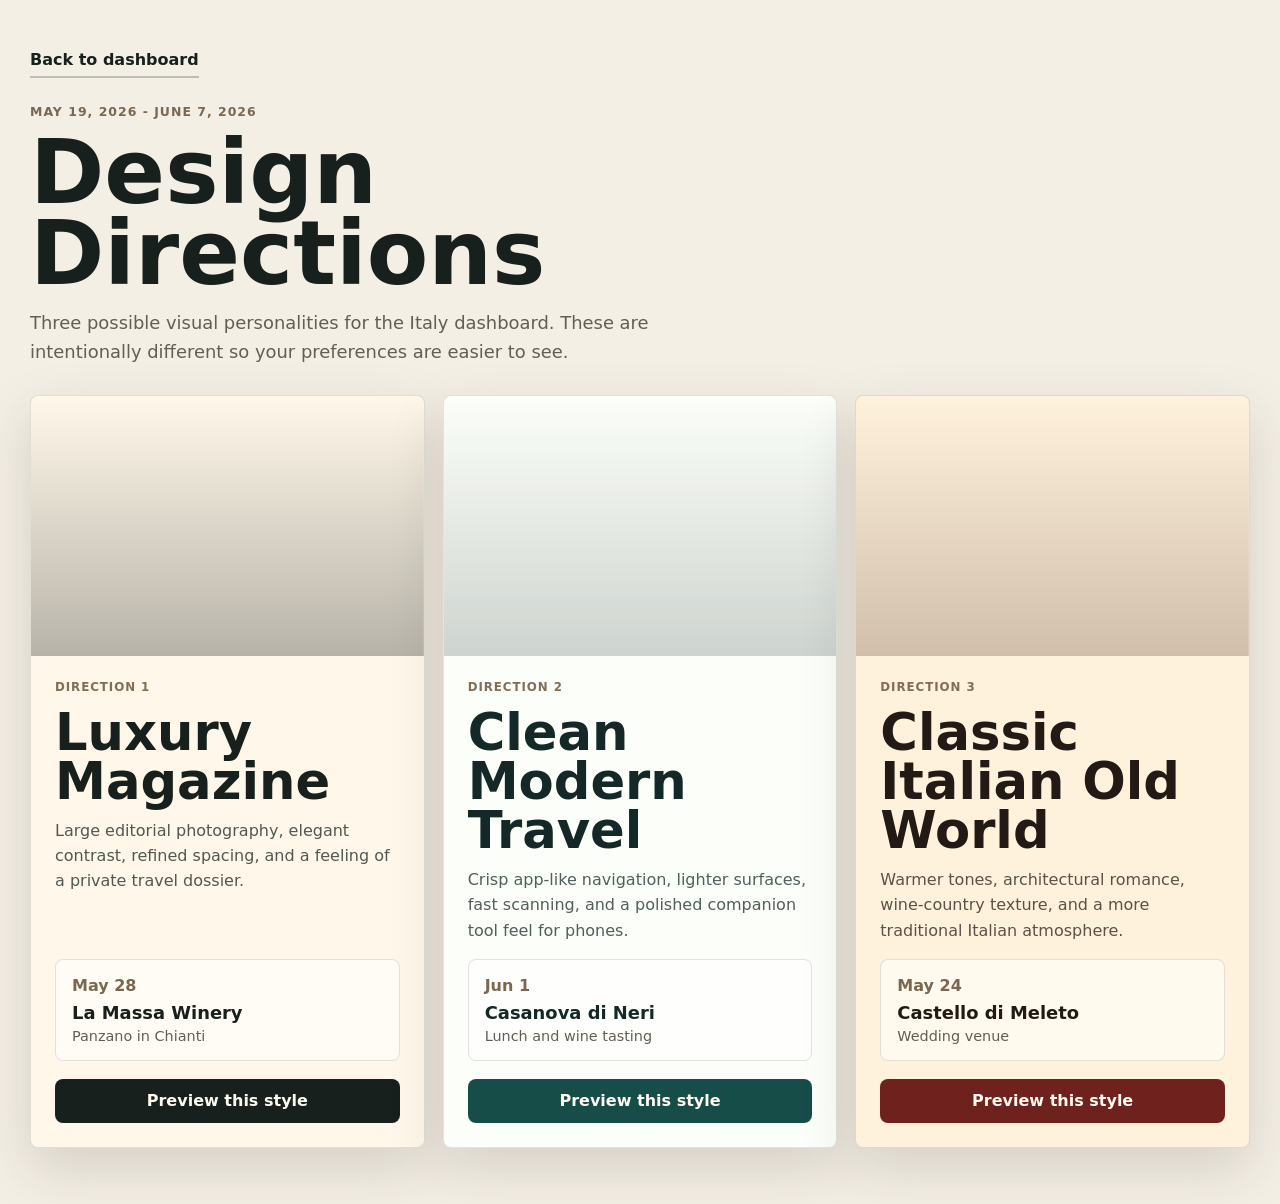
<file: design-samples.html>
<!doctype html>
<html lang="en">
  <head>
    <meta charset="UTF-8" />
    <meta name="viewport" content="width=device-width, initial-scale=1.0" />
    <title>Italy Dashboard Design Samples</title>
    <link rel="preconnect" href="https://images.unsplash.com" />
    <link rel="stylesheet" href="./styles.css" />
  </head>
  <body class="samples-page">
    <main class="samples-shell">
      <header class="samples-header">
        <a class="back-link" href="./index.html">Back to dashboard</a>
        <div class="eyebrow">May 19, 2026 - June 7, 2026</div>
        <h1>Design Directions</h1>
        <p>
          Three possible visual personalities for the Italy dashboard. These are intentionally
          different so your preferences are easier to see.
        </p>
      </header>

      <section class="sample-grid" aria-label="Design sample options">
        <article class="sample-card sample-luxury">
          <div class="sample-image"></div>
          <div class="sample-content">
            <span class="sample-kicker">Direction 1</span>
            <h2>Luxury Magazine</h2>
            <p>
              Large editorial photography, elegant contrast, refined spacing, and a feeling of
              a private travel dossier.
            </p>
            <div class="sample-mini">
              <span>May 28</span>
              <strong>La Massa Winery</strong>
              <small>Panzano in Chianti</small>
            </div>
            <a class="sample-button" href="./index.html" data-preview-theme="amalfi">Preview this style</a>
          </div>
        </article>

        <article class="sample-card sample-modern">
          <div class="sample-image"></div>
          <div class="sample-content">
            <span class="sample-kicker">Direction 2</span>
            <h2>Clean Modern Travel</h2>
            <p>
              Crisp app-like navigation, lighter surfaces, fast scanning, and a polished companion
              tool feel for phones.
            </p>
            <div class="sample-mini">
              <span>Jun 1</span>
              <strong>Casanova di Neri</strong>
              <small>Lunch and wine tasting</small>
            </div>
            <a class="sample-button" href="./index.html" data-preview-theme="terra">Preview this style</a>
          </div>
        </article>

        <article class="sample-card sample-classic">
          <div class="sample-image"></div>
          <div class="sample-content">
            <span class="sample-kicker">Direction 3</span>
            <h2>Classic Italian Old World</h2>
            <p>
              Warmer tones, architectural romance, wine-country texture, and a more traditional
              Italian atmosphere.
            </p>
            <div class="sample-mini">
              <span>May 24</span>
              <strong>Castello di Meleto</strong>
              <small>Wedding venue</small>
            </div>
            <a class="sample-button" href="./index.html" data-preview-theme="renaissance">Preview this style</a>
          </div>
        </article>
      </section>
    </main>

    <script>
      document.querySelectorAll("[data-preview-theme]").forEach((link) => {
        link.addEventListener("click", () => {
          localStorage.setItem("italy-dashboard-theme", link.dataset.previewTheme);
        });
      });
    </script>
  </body>
</html>
</file>
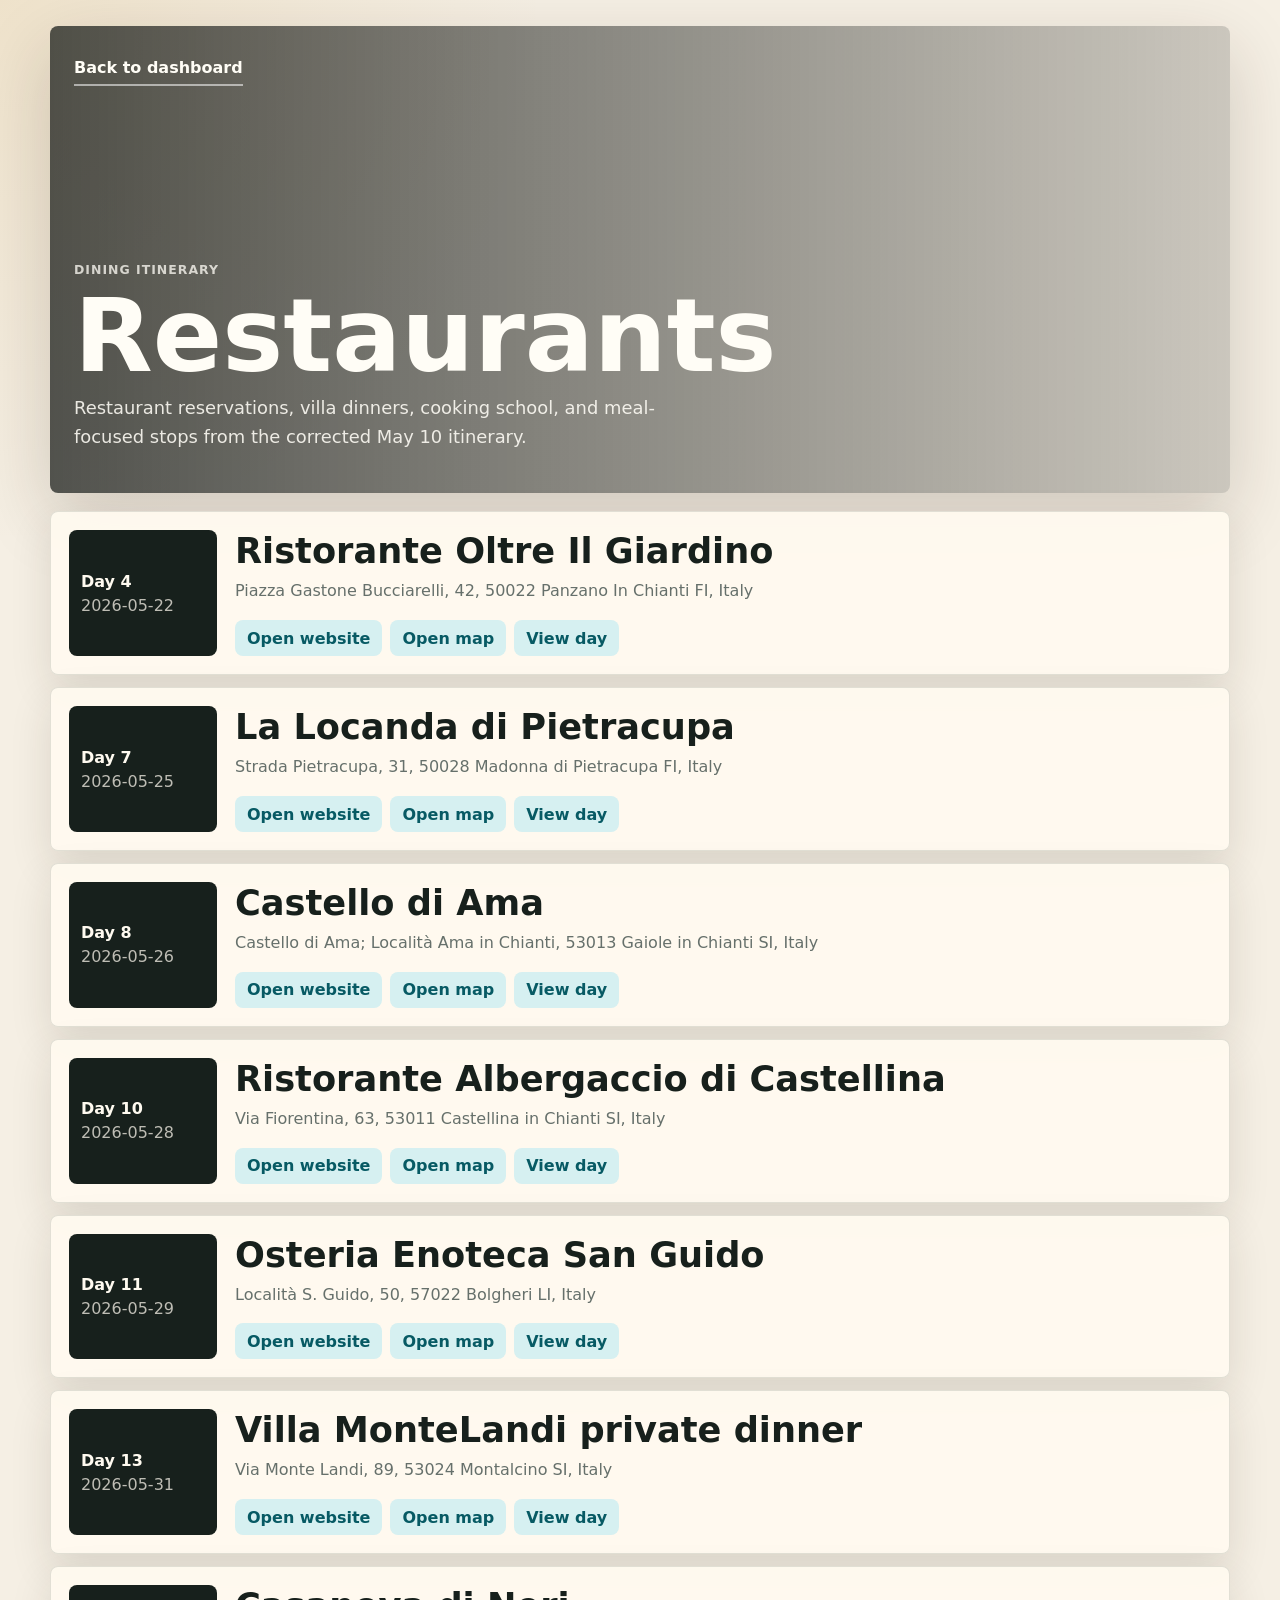
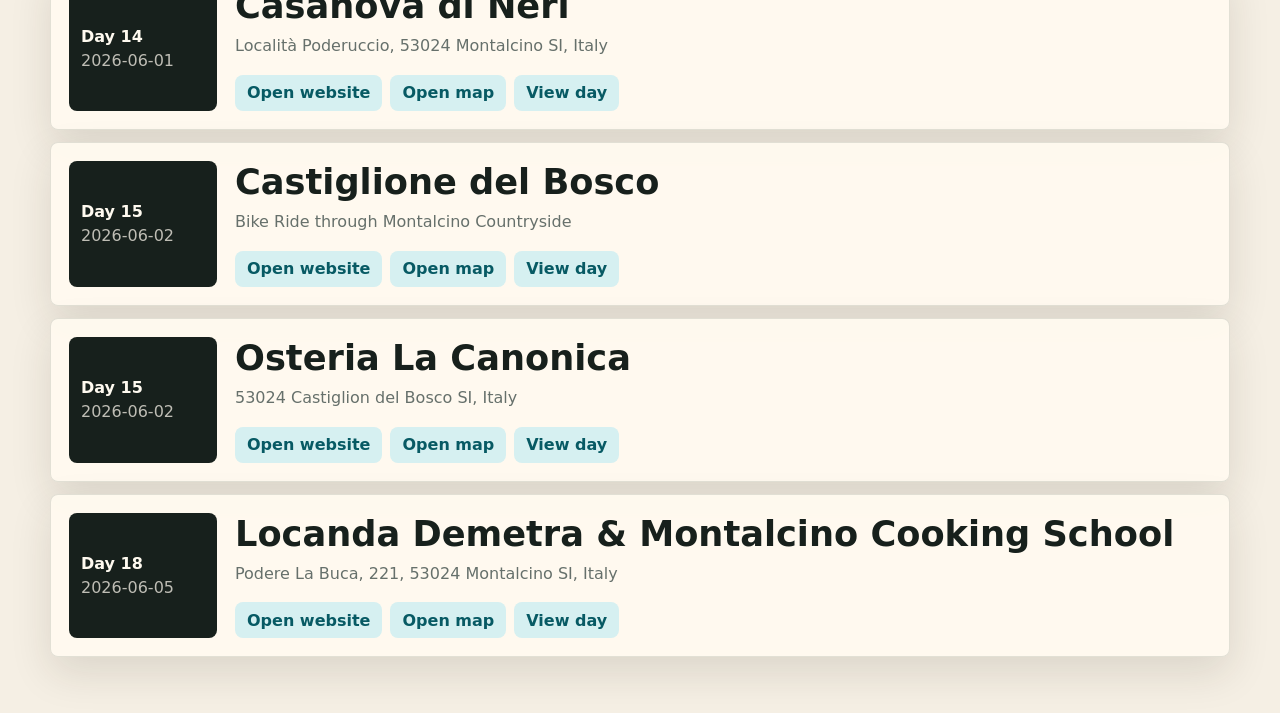
<file: restaurants.html>
<!doctype html>
<html lang="en">
  <head>
    <meta charset="UTF-8" />
    <meta name="viewport" content="width=device-width, initial-scale=1.0" />
    <title>Trip Restaurants</title>
    <link rel="preconnect" href="https://images.unsplash.com" />
    <link rel="stylesheet" href="./styles.css" />
  </head>
  <body class="rollup-page" data-rollup="restaurants">
    <main class="rollup-shell">
      <header class="rollup-hero restaurants-hero">
        <a class="back-link light" href="./index.html">Back to dashboard</a>
        <div class="eyebrow">Dining itinerary</div>
        <h1>Restaurants</h1>
        <p>Restaurant reservations, villa dinners, cooking school, and meal-focused stops from the corrected May 10 itinerary.</p>
      </header>
      <section class="rollup-list" id="rollupList" aria-label="Restaurant list"></section>
    </main>
    <script src="./rollups.js"></script>
  </body>
</html>
</file>
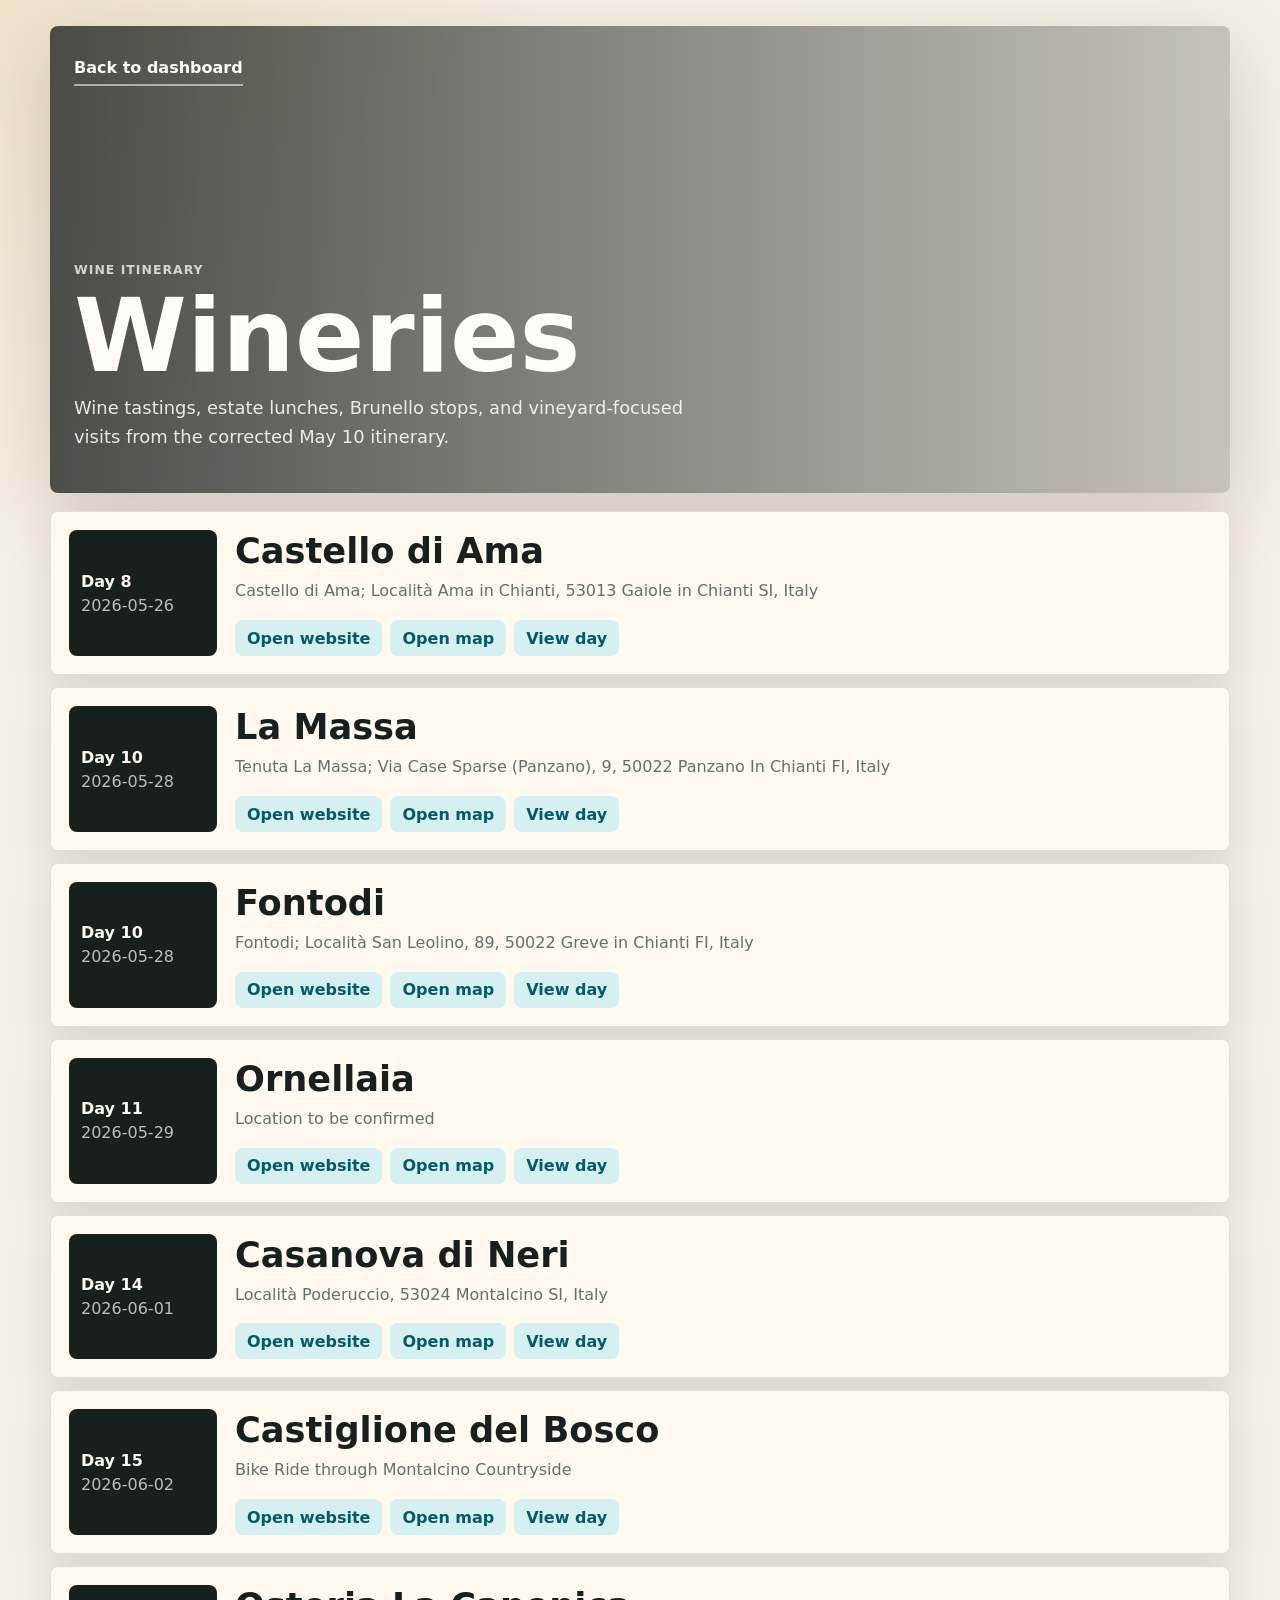
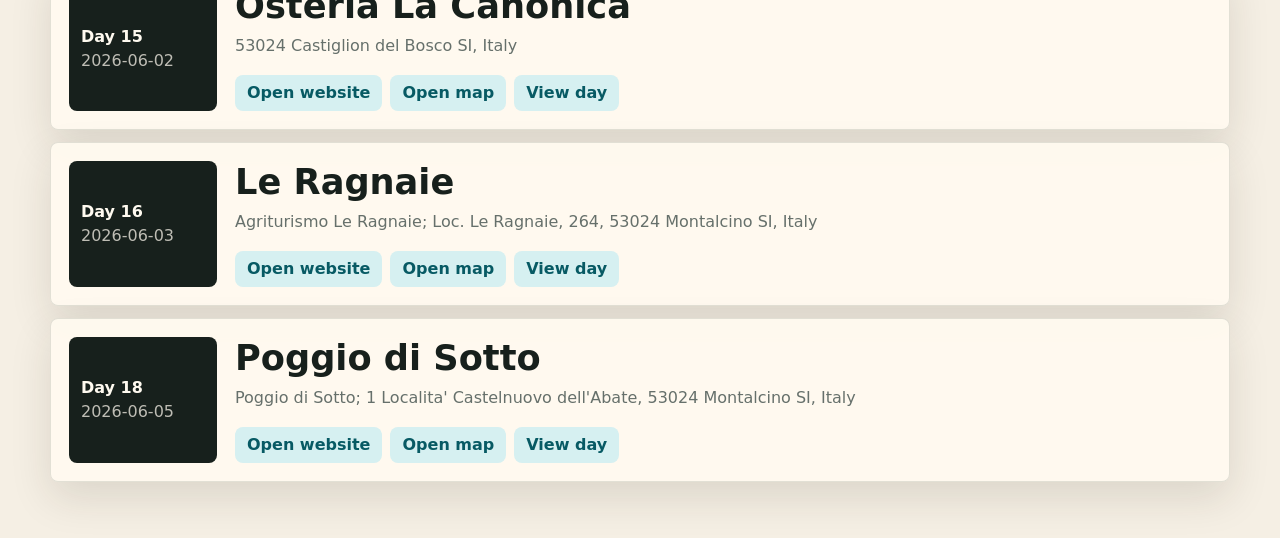
<file: wineries.html>
<!doctype html>
<html lang="en">
  <head>
    <meta charset="UTF-8" />
    <meta name="viewport" content="width=device-width, initial-scale=1.0" />
    <title>Trip Wineries</title>
    <link rel="preconnect" href="https://images.unsplash.com" />
    <link rel="stylesheet" href="./styles.css" />
  </head>
  <body class="rollup-page" data-rollup="wineries">
    <main class="rollup-shell">
      <header class="rollup-hero wineries-hero">
        <a class="back-link light" href="./index.html">Back to dashboard</a>
        <div class="eyebrow">Wine itinerary</div>
        <h1>Wineries</h1>
        <p>Wine tastings, estate lunches, Brunello stops, and vineyard-focused visits from the corrected May 10 itinerary.</p>
      </header>
      <section class="rollup-list" id="rollupList" aria-label="Winery list"></section>
    </main>
    <script src="./rollups.js"></script>
  </body>
</html>
</file>
<file: styles.css>
:root {
  color-scheme: light;
  --ink: #17201c;
  --muted: #66706b;
  --paper: #f8f3e8;
  --panel: rgba(255, 252, 245, 0.92);
  --panel-solid: #fffaf0;
  --line: rgba(23, 32, 28, 0.14);
  --accent: #0b7b8a;
  --accent-strong: #075a64;
  --accent-soft: #d6f0f1;
  --warm: #c14f2c;
  --gold: #c79432;
  --green: #4b7b51;
  --segment: #0b7b8a;
  --segment-soft: #d6f0f1;
  --segment-ink: #075a64;
  --shadow: 0 20px 55px rgba(42, 30, 18, 0.16);
  --hero-image: url("https://images.unsplash.com/photo-1523906834658-6e24ef2386f9?auto=format&fit=crop&w=1800&q=82");
}

.segment-travel {
  --segment: #2f6680;
  --segment-soft: #dbeaf1;
  --segment-ink: #173f53;
}

.segment-munich {
  --segment: #566fae;
  --segment-soft: #e2e7f6;
  --segment-ink: #2f4175;
}

.segment-chianti {
  --segment: #547a4a;
  --segment-soft: #e2ecd9;
  --segment-ink: #36552f;
}

.segment-venues {
  --segment: #b85d64;
  --segment-soft: #f4dfe1;
  --segment-ink: #7d353d;
}

.segment-montalcino {
  --segment: #8c3f4d;
  --segment-soft: #f0dde1;
  --segment-ink: #5e2631;
}

.segment-valdorcia {
  --segment: #bd8a2f;
  --segment-soft: #f4e7c8;
  --segment-ink: #7a5618;
}

.segment-florence {
  --segment: #27736d;
  --segment-soft: #dcefeb;
  --segment-ink: #184f4b;
}

body[data-theme="renaissance"] {
  --ink: #231a15;
  --muted: #725f52;
  --paper: #f7ecd8;
  --panel: rgba(255, 248, 235, 0.94);
  --panel-solid: #fff8eb;
  --line: rgba(74, 45, 24, 0.17);
  --accent: #8d2f2a;
  --accent-strong: #6f211e;
  --accent-soft: #f5d7c6;
  --warm: #a35b2b;
  --gold: #b78a2d;
  --green: #58724b;
  --shadow: 0 20px 55px rgba(80, 42, 22, 0.18);
  --hero-image: url("https://images.unsplash.com/photo-1552832230-c0197dd311b5?auto=format&fit=crop&w=1800&q=82");
}

body[data-theme="terra"] {
  --ink: #132827;
  --muted: #5f6f6d;
  --paper: #eef4ef;
  --panel: rgba(252, 255, 249, 0.93);
  --panel-solid: #fcfff9;
  --line: rgba(19, 40, 39, 0.14);
  --accent: #226d68;
  --accent-strong: #164d49;
  --accent-soft: #d8ebe3;
  --warm: #b76b42;
  --gold: #c4a347;
  --green: #3f7b63;
  --shadow: 0 20px 55px rgba(23, 48, 44, 0.15);
  --hero-image: url("https://images.unsplash.com/photo-1516483638261-f4dbaf036963?auto=format&fit=crop&w=1800&q=82");
}

* {
  box-sizing: border-box;
}

html {
  scroll-behavior: smooth;
}

body {
  margin: 0;
  min-height: 100vh;
  background:
    radial-gradient(circle at top left, rgba(199, 148, 50, 0.16), transparent 34rem),
    linear-gradient(120deg, color-mix(in srgb, var(--paper), white 22%), var(--paper));
  color: var(--ink);
  font-family:
    Inter, ui-sans-serif, system-ui, -apple-system, BlinkMacSystemFont, "Segoe UI", sans-serif;
  letter-spacing: 0;
}

a {
  color: inherit;
  text-decoration: none;
}

button,
input,
select {
  font: inherit;
}

.app-shell {
  display: grid;
  grid-template-columns: minmax(250px, 300px) minmax(0, 1fr);
  min-height: 100vh;
}

.side-panel {
  position: sticky;
  top: 0;
  height: 100vh;
  overflow-y: auto;
  padding: 24px 18px;
  border-right: 1px solid var(--line);
  background: color-mix(in srgb, var(--panel-solid), white 34%);
  backdrop-filter: blur(18px);
}

.brand {
  display: flex;
  align-items: center;
  gap: 12px;
  margin-bottom: 24px;
}

.brand-mark {
  display: grid;
  place-items: center;
  width: 42px;
  height: 42px;
  border-radius: 8px;
  background: var(--ink);
  color: var(--panel-solid);
  font-weight: 800;
}

.brand strong,
.brand small {
  display: block;
}

.brand small {
  margin-top: 2px;
  color: var(--muted);
}

.panel-section {
  padding: 18px 0;
  border-top: 1px solid var(--line);
}

.section-label {
  margin-bottom: 12px;
  color: var(--muted);
  font-size: 0.72rem;
  font-weight: 800;
  letter-spacing: 0.08em;
  text-transform: uppercase;
}

.theme-grid {
  display: grid;
  gap: 8px;
}

.theme-choice,
.day-button {
  width: 100%;
  border: 1px solid var(--line);
  border-radius: 8px;
  background: rgba(255, 255, 255, 0.48);
  color: var(--ink);
  cursor: pointer;
  text-align: left;
  transition:
    transform 160ms ease,
    border-color 160ms ease,
    background 160ms ease;
}

.theme-choice {
  display: flex;
  align-items: center;
  gap: 9px;
  padding: 10px;
  font-weight: 750;
}

.theme-choice:hover,
.day-button:hover,
.theme-choice.active,
.day-button.active {
  transform: translateY(-1px);
  border-color: color-mix(in srgb, var(--accent), white 15%);
  background: color-mix(in srgb, var(--accent-soft), white 42%);
}

.theme-swatch {
  width: 18px;
  height: 18px;
  border-radius: 999px;
  border: 1px solid rgba(0, 0, 0, 0.12);
}

.theme-swatch.amalfi {
  background: conic-gradient(from 20deg, #075a64, #d6f0f1, #c79432, #c14f2c, #075a64);
}

.theme-swatch.renaissance {
  background: conic-gradient(from 20deg, #6f211e, #f5d7c6, #b78a2d, #58724b, #6f211e);
}

.theme-swatch.terra {
  background: conic-gradient(from 20deg, #164d49, #d8ebe3, #b76b42, #3f7b63, #164d49);
}

.day-nav {
  display: grid;
  gap: 9px;
}

.day-button {
  display: grid;
  grid-template-columns: 54px minmax(0, 1fr);
  gap: 10px;
  align-items: center;
  border-left: 6px solid var(--segment);
  padding: 10px;
}

.day-number {
  display: grid;
  place-items: center;
  min-width: 44px;
  height: 44px;
  border-radius: 8px;
  background: var(--segment);
  color: #fffdf6 !important;
  font-weight: 850;
  text-shadow: 0 1px 2px rgba(0, 0, 0, 0.24);
}

.day-button:hover,
.day-button.active {
  border-color: color-mix(in srgb, var(--segment), white 10%);
  background: color-mix(in srgb, var(--segment-soft), white 34%);
}

.day-button strong,
.day-button span {
  display: block;
}

.day-button .day-number {
  display: grid;
}

.day-button span {
  margin-top: 2px;
  overflow: hidden;
  color: var(--muted);
  font-size: 0.82rem;
  text-overflow: ellipsis;
  white-space: nowrap;
}

.main-stage {
  min-width: 0;
  padding-bottom: 48px;
}

.trip-hero {
  position: relative;
  display: grid;
  align-items: end;
  min-height: min(650px, 86vh);
  overflow: hidden;
  border-bottom: 1px solid var(--line);
}

.hero-media {
  position: absolute;
  inset: 0;
  background-image:
    linear-gradient(90deg, rgba(10, 15, 13, 0.76), rgba(10, 15, 13, 0.22) 52%, rgba(10, 15, 13, 0.08)),
    var(--hero-image);
  background-position: center;
  background-size: cover;
  transform: scale(1.02);
}

.hero-content {
  position: relative;
  width: min(930px, calc(100% - 48px));
  margin: 0 auto 56px;
  color: #fffdf6;
}

.eyebrow {
  margin-bottom: 13px;
  color: rgba(255, 253, 246, 0.76);
  font-size: 0.78rem;
  font-weight: 850;
  letter-spacing: 0.08em;
  text-transform: uppercase;
}

h1,
h2,
h3,
p {
  margin-top: 0;
}

h1 {
  max-width: 760px;
  margin-bottom: 14px;
  font-size: clamp(3rem, 8vw, 7.2rem);
  line-height: 0.9;
}

.hero-content p {
  max-width: 650px;
  color: rgba(255, 253, 246, 0.86);
  font-size: clamp(1rem, 2vw, 1.25rem);
  line-height: 1.6;
}

.hero-actions {
  display: flex;
  flex-wrap: wrap;
  gap: 12px;
  margin-top: 24px;
}

.primary-action,
.secondary-action,
.map-link,
.website-link {
  display: inline-flex;
  align-items: center;
  justify-content: center;
  min-height: 42px;
  border-radius: 8px;
  font-weight: 800;
}

.primary-action {
  padding: 0 18px;
  background: #fffdf6;
  color: #17201c;
}

.secondary-action {
  padding: 0 18px;
  border: 1px solid rgba(255, 255, 255, 0.54);
  color: #fffdf6;
}

.overview-band,
.legend-band,
.stays-band,
.privacy-band,
.content-grid,
.reference-library {
  width: min(1180px, calc(100% - 48px));
  margin: 28px auto 0;
}

.overview-band {
  display: grid;
  grid-template-columns: repeat(4, minmax(0, 1fr));
  gap: 12px;
}

.metric-card,
.day-summary,
.route-card,
.activity-card,
.consultant-note,
.import-card {
  border: 1px solid var(--line);
  border-radius: 8px;
  background: var(--panel);
  box-shadow: var(--shadow);
}

.metric-card {
  padding: 18px;
}

.metric-card strong {
  display: block;
  margin-bottom: 5px;
  font-size: 1.65rem;
}

.metric-card span {
  color: var(--muted);
  font-size: 0.92rem;
}

.legend-band {
  display: grid;
  gap: 10px;
  border: 1px solid var(--line);
  border-radius: 8px;
  padding: 16px;
  background: rgba(255, 252, 245, 0.72);
}

.legend-band .section-heading {
  display: grid;
  gap: 4px;
  justify-content: start;
}

.legend-band .section-heading strong {
  color: var(--ink);
  font-size: 1rem;
  line-height: 1.2;
}

.legend-grid {
  display: flex;
  flex-wrap: wrap;
  gap: 9px;
}

.legend-chip {
  display: inline-flex;
  min-height: 38px;
  align-items: center;
  gap: 9px;
  border: 1px solid color-mix(in srgb, var(--segment), white 34%);
  border-radius: 8px;
  padding: 0 12px;
  background: color-mix(in srgb, var(--segment-soft), white 42%);
  color: var(--segment-ink);
  box-shadow: 0 10px 24px rgba(42, 30, 18, 0.07);
}

.legend-chip span {
  width: 12px;
  height: 12px;
  border-radius: 999px;
  background: var(--segment);
}

.legend-chip strong {
  font-size: 0.86rem;
}

.stays-band {
  display: grid;
  gap: 14px;
}

.section-heading {
  display: flex;
  flex-wrap: wrap;
  gap: 8px 16px;
  align-items: baseline;
  justify-content: space-between;
}

.section-heading span {
  color: var(--muted);
  font-size: 0.76rem;
  font-weight: 850;
  letter-spacing: 0.08em;
  text-transform: uppercase;
}

.section-heading strong {
  font-size: clamp(1.2rem, 3vw, 2rem);
}

.stay-grid {
  display: grid;
  grid-template-columns: repeat(4, minmax(0, 1fr));
  gap: 12px;
}

.stay-card {
  min-width: 0;
  border: 1px solid var(--line);
  border-radius: 8px;
  padding: 16px;
  background: var(--panel);
  box-shadow: var(--shadow);
}

.stay-card span,
.stay-card p,
.stay-card small {
  display: block;
}

.stay-card span {
  margin-bottom: 9px;
  color: var(--accent-strong);
  font-size: 0.82rem;
  font-weight: 850;
}

.stay-card h2 {
  margin-bottom: 7px;
  font-size: 1.05rem;
  line-height: 1.2;
}

.stay-card p,
.stay-card small {
  color: var(--muted);
  line-height: 1.45;
}

.stay-card a {
  display: inline-flex;
  min-height: 34px;
  align-items: center;
  justify-content: center;
  margin: 12px 0 8px;
  border-radius: 8px;
  padding: 0 11px;
  background: var(--accent-soft);
  color: var(--accent-strong);
  font-size: 0.84rem;
  font-weight: 850;
}

.privacy-band {
  display: grid;
  grid-template-columns: minmax(0, 1fr) auto;
  gap: 14px;
  align-items: center;
  padding: 16px 18px;
  border: 1px solid var(--line);
  border-radius: 8px;
  background: var(--panel);
  box-shadow: var(--shadow);
}

.privacy-band strong,
.privacy-band span {
  display: block;
}

.privacy-band span,
.passkey-status {
  color: var(--muted);
  font-size: 0.92rem;
}

.passkey-form {
  display: flex;
  gap: 8px;
}

.passkey-form input {
  width: 112px;
  min-height: 40px;
  border: 1px solid var(--line);
  border-radius: 8px;
  padding: 0 10px;
  background: rgba(255, 255, 255, 0.68);
  color: var(--ink);
}

.passkey-form button {
  min-height: 40px;
  border: 0;
  border-radius: 8px;
  padding: 0 14px;
  background: var(--ink);
  color: var(--panel-solid);
  cursor: pointer;
  font-weight: 850;
}

.passkey-status {
  grid-column: 1 / -1;
  margin: -4px 0 0;
}

[data-private] {
  display: none;
}

.private-unlocked [data-private] {
  display: revert;
}

.content-grid {
  display: grid;
  grid-template-columns: minmax(0, 1.25fr) minmax(320px, 0.75fr);
  gap: 18px;
  align-items: start;
}

.day-summary {
  overflow: hidden;
  border-top: 7px solid var(--segment);
}

.day-topper {
  min-height: 250px;
  padding: 24px;
  background:
    linear-gradient(180deg, color-mix(in srgb, var(--segment), transparent 72%), rgba(0, 0, 0, 0.56)),
    var(--day-image);
  background-position: center;
  background-size: cover;
  color: #fffdf6;
}

.day-topper h2 {
  max-width: 760px;
  margin: 80px 0 10px;
  font-size: clamp(2rem, 5vw, 4.8rem);
  line-height: 0.96;
}

.day-topper p {
  max-width: 680px;
  margin: 0;
  color: rgba(255, 253, 246, 0.84);
  font-size: 1rem;
  line-height: 1.5;
}

.day-meta {
  display: flex;
  flex-wrap: wrap;
  gap: 8px;
}

.pill {
  display: inline-flex;
  min-height: 30px;
  align-items: center;
  border-radius: 999px;
  padding: 0 11px;
  background: rgba(255, 255, 255, 0.18);
  color: inherit;
  font-size: 0.83rem;
  font-weight: 800;
}

.segment-pill {
  background: color-mix(in srgb, var(--segment), white 12%);
  color: #fffdf6;
}

.day-body {
  padding: 22px;
}

.day-body p {
  color: var(--muted);
  line-height: 1.65;
}

.timeline {
  display: grid;
  gap: 12px;
  margin-top: 18px;
}

.timeline-item {
  display: grid;
  grid-template-columns: 76px minmax(0, 1fr);
  gap: 12px;
  padding-bottom: 12px;
  border-bottom: 1px solid var(--line);
}

.timeline-item:last-child {
  padding-bottom: 0;
  border-bottom: 0;
}

.time {
  color: var(--segment-ink);
  font-size: 0.86rem;
  font-weight: 850;
}

.type-chip {
  display: inline-flex;
  min-height: 22px;
  align-items: center;
  border-radius: 999px;
  margin-top: 7px;
  padding: 0 8px;
  background: var(--segment-soft);
  color: var(--segment-ink);
  font-size: 0.72rem;
  font-weight: 850;
}

.timeline-item strong {
  display: block;
  margin-bottom: 4px;
}

.timeline-item span {
  color: var(--muted);
  line-height: 1.5;
}

.event-location {
  display: block;
  margin-top: 5px;
  color: var(--segment-ink) !important;
  font-size: 0.88rem;
  font-weight: 750;
}

.event-actions {
  display: flex;
  flex-wrap: wrap;
  gap: 8px;
  margin-top: 10px;
}

.event-actions a {
  display: inline-flex;
  min-height: 32px;
  align-items: center;
  justify-content: center;
  border-radius: 8px;
  padding: 0 10px;
  background: var(--segment-soft);
  color: var(--segment-ink);
  font-size: 0.82rem;
  font-weight: 850;
}

.private-line {
  margin-top: 8px;
  color: var(--warm) !important;
  font-weight: 800;
}

.side-stack {
  display: grid;
  gap: 18px;
}

.route-card,
.activity-card,
.consultant-note,
.import-card {
  padding: 18px;
}

.route-card,
.activity-card {
  border-top: 5px solid var(--segment);
}

.route-card h3,
.activity-card h3,
.consultant-note h3,
.import-card h3 {
  margin-bottom: 10px;
  font-size: 1.04rem;
}

.map-canvas {
  width: 100%;
  aspect-ratio: 1.35;
  margin: 10px 0 14px;
  border: 1px solid var(--line);
  border-radius: 8px;
  overflow: hidden;
  background:
    linear-gradient(135deg, rgba(255, 255, 255, 0.72), rgba(255, 255, 255, 0.22)),
    color-mix(in srgb, var(--segment-soft), white 35%);
}

.leaflet-container {
  font-family:
    Inter, ui-sans-serif, system-ui, -apple-system, BlinkMacSystemFont, "Segoe UI", sans-serif;
}

.route-map {
  display: block;
  width: 100%;
  height: 100%;
  background:
    linear-gradient(135deg, rgba(255, 255, 255, 0.72), rgba(255, 255, 255, 0.22)),
    color-mix(in srgb, var(--segment-soft), white 35%);
}

.map-land {
  fill: color-mix(in srgb, var(--green), white 63%);
  opacity: 0.75;
}

.map-road {
  fill: none;
  stroke: rgba(23, 32, 28, 0.18);
  stroke-linecap: round;
  stroke-width: 4;
}

.map-road.secondary {
  stroke-width: 2;
}

.route-line {
  fill: none;
  stroke: var(--segment);
  stroke-linecap: round;
  stroke-linejoin: round;
  stroke-width: 4.5;
}

.route-dot {
  fill: var(--segment);
  stroke: var(--panel-solid);
  stroke-width: 4;
}

.route-label {
  fill: var(--ink);
  font-size: 13px;
  font-weight: 800;
}

.route-stats {
  display: grid;
  grid-template-columns: repeat(3, 1fr);
  gap: 8px;
  margin-bottom: 12px;
}

.route-stats div {
  min-width: 0;
  padding: 10px;
  border-radius: 8px;
  background: rgba(255, 255, 255, 0.55);
}

.route-stats strong,
.route-stats span {
  display: block;
}

.route-stats span {
  margin-top: 2px;
  color: var(--muted);
  font-size: 0.76rem;
}

.route-stop-list {
  display: grid;
  gap: 8px;
  margin-bottom: 12px;
}

.route-stop-list a {
  display: grid;
  grid-template-columns: 30px minmax(0, 1fr);
  gap: 9px;
  align-items: center;
  border: 1px solid var(--line);
  border-radius: 8px;
  padding: 9px;
  background: rgba(255, 255, 255, 0.54);
}

.route-stop-list a > span {
  display: grid;
  place-items: center;
  width: 30px;
  height: 30px;
  border-radius: 999px;
  background: var(--segment);
  color: var(--panel-solid);
  font-weight: 850;
}

.route-stop-list strong,
.route-stop-list small {
  display: block;
  min-width: 0;
}

.route-stop-list strong {
  overflow: hidden;
  text-overflow: ellipsis;
  white-space: nowrap;
}

.route-stop-list small {
  margin-top: 2px;
  color: var(--muted);
  line-height: 1.35;
}

.map-link {
  width: 100%;
  background: var(--segment-ink);
  color: var(--panel-solid);
}

.activity-list {
  display: grid;
  gap: 10px;
}

.activity {
  padding: 12px;
  border: 1px solid var(--line);
  border-radius: 8px;
  background: rgba(255, 255, 255, 0.48);
}

.activity strong,
.activity span {
  display: block;
}

.activity span {
  margin: 4px 0 10px;
  color: var(--muted);
  line-height: 1.45;
}

.activity p,
.activity small {
  display: block;
  margin: 8px 0 0;
  color: var(--muted);
  line-height: 1.45;
}

.activity small {
  color: var(--warm);
  font-weight: 800;
}

.website-link {
  min-height: 34px;
  padding: 0 11px;
  background: var(--segment-soft);
  color: var(--segment-ink);
  font-size: 0.84rem;
}

.consultant-note {
  border-left: 5px solid var(--gold);
}

.consultant-note p,
.import-card p {
  color: var(--muted);
  line-height: 1.58;
}

.import-card code {
  border-radius: 6px;
  padding: 2px 5px;
  background: rgba(0, 0, 0, 0.06);
}

.reference-library {
  display: grid;
  gap: 30px;
}

.library-header {
  border: 1px solid var(--line);
  border-radius: 8px;
  padding: 22px;
  background:
    linear-gradient(90deg, rgba(23, 32, 28, 0.82), rgba(23, 32, 28, 0.38)),
    url("https://images.unsplash.com/photo-1518098268026-4e89f1a2cd8e?auto=format&fit=crop&w=1600&q=82");
  background-position: center;
  background-size: cover;
  color: #fffdf6;
  box-shadow: var(--shadow);
}

.library-header span {
  display: block;
  margin-bottom: 9px;
  color: rgba(255, 253, 246, 0.76);
  font-size: 0.78rem;
  font-weight: 850;
  letter-spacing: 0.08em;
  text-transform: uppercase;
}

.library-header h2 {
  max-width: 760px;
  margin-bottom: 10px;
  font-size: clamp(2rem, 5vw, 4.4rem);
  line-height: 0.96;
}

.library-header p {
  max-width: 720px;
  margin-bottom: 0;
  color: rgba(255, 253, 246, 0.86);
  line-height: 1.6;
}

.reference-section {
  display: grid;
  gap: 14px;
}

.reference-grid {
  display: grid;
  grid-template-columns: repeat(2, minmax(0, 1fr));
  gap: 14px;
}

.reference-card {
  display: grid;
  grid-template-columns: 190px minmax(0, 1fr);
  min-height: 290px;
  overflow: hidden;
  border: 1px solid var(--line);
  border-radius: 8px;
  background: var(--panel);
  box-shadow: var(--shadow);
}

.reference-photo {
  min-height: 100%;
  background-position: center;
  background-size: cover;
}

.reference-body {
  min-width: 0;
  padding: 17px;
}

.reference-kicker {
  margin-bottom: 8px;
  color: var(--segment-ink);
  font-size: 0.74rem;
  font-weight: 900;
  letter-spacing: 0.06em;
  text-transform: uppercase;
}

.reference-body h3 {
  margin-bottom: 8px;
  font-size: 1.32rem;
  line-height: 1.16;
}

.reference-body p {
  color: var(--muted);
  line-height: 1.5;
}

.reference-accent {
  border-left: 4px solid var(--gold);
  padding-left: 10px;
  color: var(--ink) !important;
  font-weight: 750;
}

.reference-details {
  display: grid;
  gap: 7px;
  margin: 13px 0 0;
}

.reference-details div {
  display: grid;
  grid-template-columns: 68px minmax(0, 1fr);
  gap: 8px;
}

.reference-details dt {
  color: var(--segment-ink);
  font-size: 0.75rem;
  font-weight: 900;
  text-transform: uppercase;
}

.reference-details dd {
  margin: 0;
  color: var(--muted);
  line-height: 1.35;
}

.route-reference-grid {
  display: grid;
  grid-template-columns: repeat(3, minmax(0, 1fr));
  gap: 12px;
}

.route-reference-card {
  border: 1px solid var(--line);
  border-left: 6px solid var(--segment);
  border-radius: 8px;
  padding: 16px;
  background: var(--panel);
  box-shadow: var(--shadow);
}

.route-reference-card span,
.route-reference-card strong {
  display: block;
}

.route-reference-card span {
  margin-bottom: 8px;
  color: var(--segment-ink);
  font-size: 0.78rem;
  font-weight: 900;
  letter-spacing: 0.06em;
  text-transform: uppercase;
}

.route-reference-card h3 {
  margin-bottom: 8px;
  line-height: 1.2;
}

.route-reference-card p {
  color: var(--muted);
  line-height: 1.45;
}

.route-reference-card strong {
  color: var(--ink);
  line-height: 1.4;
}

@media (max-width: 980px) {
  .app-shell {
    grid-template-columns: 1fr;
  }

  .side-panel {
    position: static;
    height: auto;
    padding: 16px;
  }

  .day-nav {
    grid-template-columns: repeat(2, minmax(0, 1fr));
  }

  .overview-band,
  .legend-band,
  .stays-band,
  .privacy-band,
  .content-grid,
  .reference-library {
    width: min(100% - 28px, 780px);
  }

  .overview-band {
    grid-template-columns: repeat(2, minmax(0, 1fr));
  }

  .stay-grid {
    grid-template-columns: repeat(2, minmax(0, 1fr));
  }

  .content-grid {
    grid-template-columns: 1fr;
  }

  .reference-grid,
  .route-reference-grid {
    grid-template-columns: 1fr;
  }

  .reference-card {
    grid-template-columns: 1fr;
  }

  .reference-photo {
    min-height: 220px;
  }

  .privacy-band {
    grid-template-columns: 1fr;
  }

  .passkey-form {
    width: 100%;
  }

  .passkey-form input {
    flex: 1;
    width: auto;
  }
}

.samples-page {
  background: #f4efe5;
}

.samples-shell {
  width: min(1220px, calc(100% - 36px));
  margin: 0 auto;
  padding: 42px 0 56px;
}

.samples-header {
  max-width: 760px;
  margin-bottom: 28px;
}

.back-link {
  display: inline-flex;
  align-items: center;
  min-height: 36px;
  margin-bottom: 26px;
  border-bottom: 2px solid rgba(23, 32, 28, 0.24);
  color: #17201c;
  font-weight: 850;
}

.samples-header .eyebrow {
  color: #7a674f;
}

.samples-header h1 {
  margin-bottom: 16px;
  color: #17201c;
  font-size: clamp(3rem, 7vw, 6.4rem);
}

.samples-header p {
  max-width: 690px;
  color: #635d54;
  font-size: 1.12rem;
  line-height: 1.6;
}

.sample-grid {
  display: grid;
  grid-template-columns: repeat(3, minmax(0, 1fr));
  gap: 18px;
}

.sample-card {
  display: grid;
  grid-template-rows: 260px 1fr;
  min-height: 620px;
  overflow: hidden;
  border: 1px solid rgba(23, 32, 28, 0.12);
  border-radius: 8px;
  background: #fffaf0;
  box-shadow: 0 20px 55px rgba(43, 30, 18, 0.15);
}

.sample-image {
  background-position: center;
  background-size: cover;
}

.sample-luxury {
  background: #fff8ea;
  color: #17201c;
}

.sample-luxury .sample-image {
  background-image:
    linear-gradient(180deg, transparent, rgba(0, 0, 0, 0.28)),
    url("https://images.unsplash.com/photo-1506377247377-2a5b3b417ebb?auto=format&fit=crop&w=1100&q=82");
}

.sample-modern {
  background: #fcfff9;
  color: #132827;
}

.sample-modern .sample-image {
  background-image:
    linear-gradient(180deg, transparent, rgba(19, 40, 39, 0.2)),
    url("https://images.unsplash.com/photo-1516483638261-f4dbaf036963?auto=format&fit=crop&w=1100&q=82");
}

.sample-classic {
  background: #fff2dc;
  color: #231a15;
}

.sample-classic .sample-image {
  background-image:
    linear-gradient(180deg, transparent, rgba(62, 29, 18, 0.24)),
    url("https://images.unsplash.com/photo-1552832230-c0197dd311b5?auto=format&fit=crop&w=1100&q=82");
}

.sample-content {
  display: flex;
  min-width: 0;
  flex-direction: column;
  padding: 24px;
}

.sample-kicker {
  margin-bottom: 14px;
  color: #816e56;
  font-size: 0.74rem;
  font-weight: 900;
  letter-spacing: 0.08em;
  text-transform: uppercase;
}

.sample-content h2 {
  margin-bottom: 12px;
  font-size: clamp(2rem, 4vw, 3.2rem);
  line-height: 0.96;
}

.sample-content p {
  color: currentColor;
  line-height: 1.58;
  opacity: 0.74;
}

.sample-mini {
  margin-top: auto;
  margin-bottom: 18px;
  padding: 16px;
  border: 1px solid rgba(23, 32, 28, 0.12);
  border-radius: 8px;
  background: rgba(255, 255, 255, 0.52);
}

.sample-mini span,
.sample-mini strong,
.sample-mini small {
  display: block;
}

.sample-mini span {
  margin-bottom: 7px;
  color: #7a674f;
  font-weight: 850;
}

.sample-mini strong {
  margin-bottom: 5px;
  font-size: 1.12rem;
}

.sample-mini small {
  color: #635d54;
  font-size: 0.9rem;
}

.sample-button {
  display: inline-flex;
  min-height: 44px;
  align-items: center;
  justify-content: center;
  border-radius: 8px;
  background: #17201c;
  color: #fffaf0;
  font-weight: 850;
}

.sample-modern .sample-button {
  background: #164d49;
}

.sample-classic .sample-button {
  background: #6f211e;
}

.rollup-page {
  background:
    radial-gradient(circle at top left, rgba(199, 148, 50, 0.14), transparent 34rem),
    #f5efe4;
}

.rollup-shell {
  width: min(1180px, calc(100% - 36px));
  margin: 0 auto;
  padding: 26px 0 56px;
}

.rollup-hero {
  min-height: 430px;
  border-radius: 8px;
  padding: 24px;
  color: #fffdf6;
  background-position: center;
  background-size: cover;
  box-shadow: 0 24px 70px rgba(43, 30, 18, 0.18);
}

.restaurants-hero {
  background-image:
    linear-gradient(90deg, rgba(12, 16, 14, 0.7), rgba(12, 16, 14, 0.18)),
    url("https://images.unsplash.com/photo-1555396273-367ea4eb4db5?auto=format&fit=crop&w=1700&q=82");
}

.wineries-hero {
  background-image:
    linear-gradient(90deg, rgba(12, 16, 14, 0.72), rgba(12, 16, 14, 0.2)),
    url("https://images.unsplash.com/photo-1506377247377-2a5b3b417ebb?auto=format&fit=crop&w=1700&q=82");
}

.back-link.light {
  border-bottom-color: rgba(255, 255, 255, 0.54);
  color: #fffdf6;
}

.rollup-hero .eyebrow {
  margin-top: 150px;
}

.rollup-hero h1 {
  margin-bottom: 12px;
  font-size: clamp(3.2rem, 8vw, 7.2rem);
}

.rollup-hero p {
  max-width: 640px;
  color: rgba(255, 253, 246, 0.88);
  font-size: 1.12rem;
  line-height: 1.6;
}

.rollup-list {
  display: grid;
  gap: 12px;
  margin-top: 18px;
}

.rollup-card {
  display: grid;
  grid-template-columns: 148px minmax(0, 1fr);
  gap: 18px;
  padding: 18px;
  border: 1px solid rgba(23, 32, 28, 0.12);
  border-radius: 8px;
  background: rgba(255, 250, 240, 0.94);
  box-shadow: 0 16px 42px rgba(43, 30, 18, 0.12);
}

.rollup-date {
  display: grid;
  align-content: center;
  min-height: 92px;
  border-radius: 8px;
  padding: 12px;
  background: #17201c;
  color: #fffaf0;
}

.rollup-date strong,
.rollup-date span {
  display: block;
}

.rollup-date span {
  margin-top: 5px;
  color: rgba(255, 250, 240, 0.72);
}

.rollup-card h2 {
  margin-bottom: 8px;
  font-size: clamp(1.35rem, 3vw, 2.2rem);
}

.rollup-card p {
  color: #66706b;
  line-height: 1.55;
}

.rollup-actions {
  display: flex;
  flex-wrap: wrap;
  gap: 8px;
  margin-top: 12px;
}

.rollup-actions a {
  display: inline-flex;
  min-height: 36px;
  align-items: center;
  justify-content: center;
  border-radius: 8px;
  padding: 0 12px;
  background: #d6f0f1;
  color: #075a64;
  font-weight: 850;
}

@media (max-width: 980px) {
  .sample-grid {
    grid-template-columns: 1fr;
  }

  .sample-card {
    min-height: 0;
  }
}

@media (max-width: 640px) {
  .day-nav,
  .overview-band,
  .stay-grid {
    grid-template-columns: 1fr;
  }

  .hero-content {
    width: calc(100% - 30px);
    margin-bottom: 34px;
  }

  .trip-hero {
    min-height: 620px;
  }

  .day-topper {
    min-height: 230px;
    padding: 18px;
  }

  .day-body {
    padding: 16px;
  }

  .timeline-item {
    grid-template-columns: 1fr;
    gap: 4px;
  }

  .route-stats {
    grid-template-columns: 1fr;
  }

  .rollup-shell {
    width: min(100% - 28px, 780px);
  }

  .rollup-hero {
    min-height: 520px;
    padding: 18px;
  }

  .rollup-card {
    grid-template-columns: 1fr;
  }

  .rollup-date {
    min-height: 0;
  }
}
</file>
